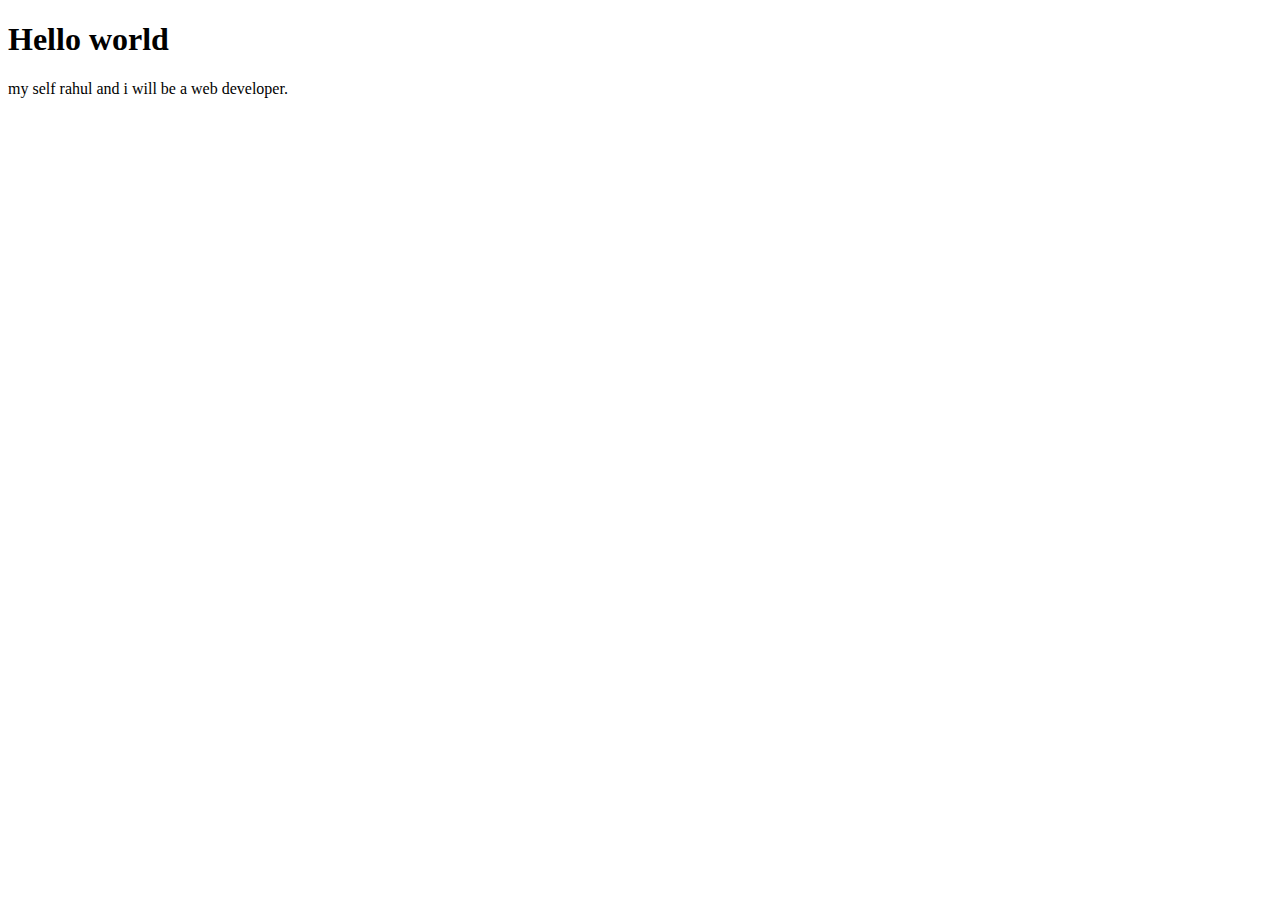
<file: OneDrive/Desktop/hitesh sir/01hello/index.html>
<!DOCTYPE html>
<html lang="en"></html>
<head>
    <meta charset="UTF-8">
    <meta http-equiv="X-UA-Compatible" content="IE=edge">
    <meta name="viewport" content="width=device-width, initial-scale=1.0">
    <title>Document</title>
</head>
<body>
    <h1>Hello world</h1>
    <p>
        my self rahul and i will be a web developer.
    </p>
</body>
</html>
</file>
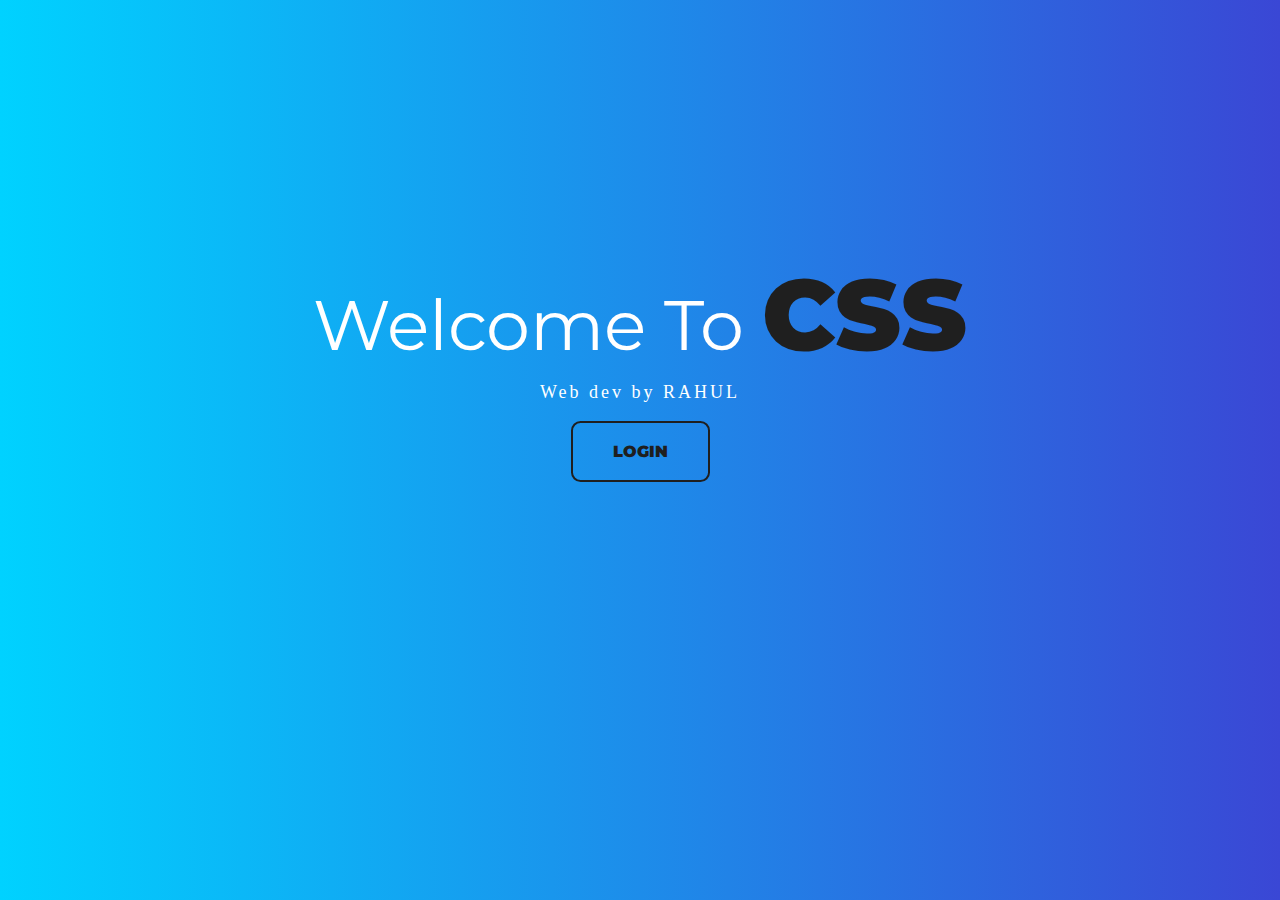
<file: OneDrive/Desktop/hitesh sir/04CSS/index.html>
<!DOCTYPE html>
<html lang="en">
<head>
    <meta charset="UTF-8">
    <meta http-equiv="X-UA-Compatible" content="IE=edge">
    <meta name="viewport" content="width=device-width, initial-scale=1.0">
    <title>Welcome to CSS</title>
    <link rel="stylesheet" href="./style.css">
</head>
<body>
    <h1>Welcome To <span>CSS</span></h1>
    <p>Web dev by RAHUL</p>
    <button class="btn lco">Login</button>
</body>
</html>
</file>
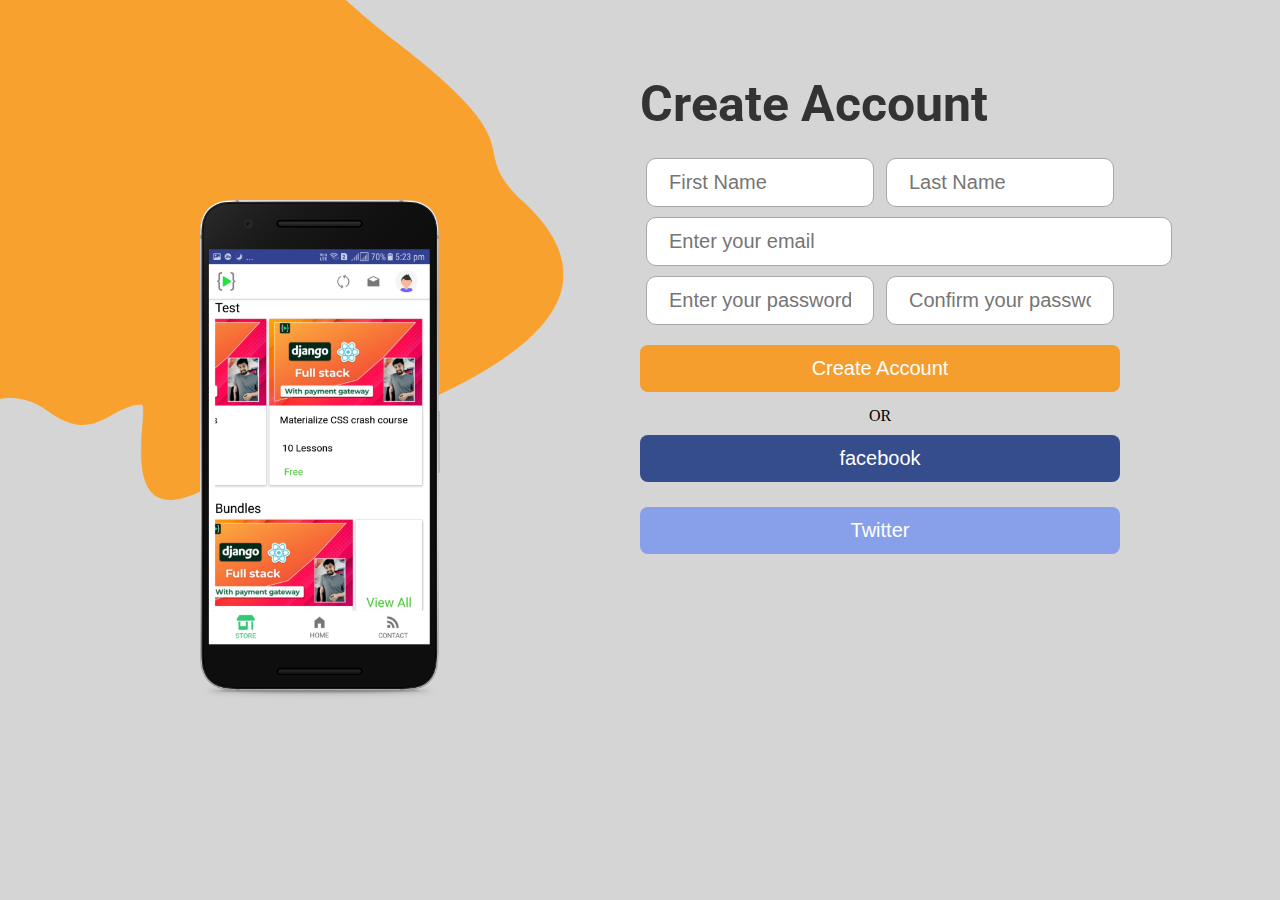
<file: OneDrive/Desktop/hitesh sir/07registration/index.html>
<!DOCTYPE html>
<html lang="en">
<head>
    <meta charset="UTF-8">
    <meta http-equiv="X-UA-Compatible" content="IE=edge">
    <meta name="viewport" content="width=device-width, initial-scale=1.0">
    <title>Registration Page</title>
    <link rel="stylesheet" href="./index.css">
</head>
<body>
    <main>
        <section class="flex">
            <img src="./images/yellow patch.png" alt="yellow patch" class="yellow" >
            <img src="./images/mobile png.png" alt="mockup" class="mockup">
        </section>
        <section class="flex form-section flex-column">
            <h1 class="form-header">Create Account</h1>
                <form action="#" method="post" class="form">
                    <div class="row">
                        <input type="text" placeholder="First Name" class="form-input">
                        <input type="text" placeholder="Last Name" class="form-imput">
                    </div>
                    <input type="email" placeholder="Enter your email" class="form-input em" >                        
                    <div class="row">
                        <input type="password" placeholder="Enter your password" class="form-input">
                        <input type="text" placeholder="Confirm your password" class="form-imput">
                    </div>
                    <button class="btn btn-submit">Create Account</button>
                </form>
                <div class="flex flex-column">
                    <div class="divider">OR</div>
                    <button class="btn btn-facebook">facebook</button>
                    <button class="btn btn-twitter">Twitter</button>
                </div>

        </section>
    </main>
</body>
</html>
</file>
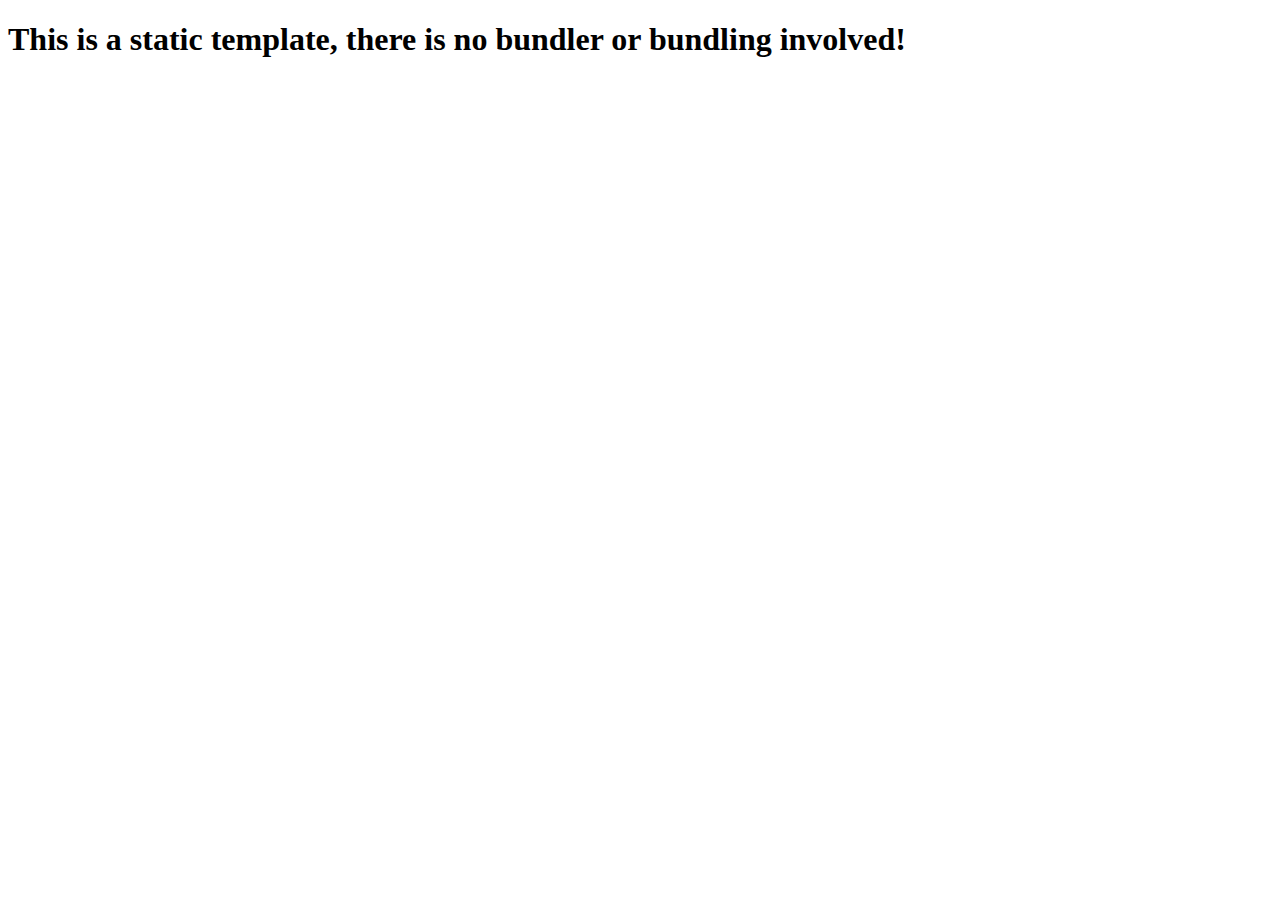
<file: OneDrive/Desktop/hitesh sir/css-challenges/index.html>
<!DOCTYPE html>
<html lang="en">
  <head>
    <meta charset="UTF-8">
    <meta name="viewport" content="width=device-width, initial-scale=1.0">
    <meta http-equiv="X-UA-Compatible" content="ie=edge">
    <title>Static Template</title>
  </head>
  <body>
    <h1>This is a static template, there is no bundler or bundling involved!</h1>
  </body>
</html>
</file>
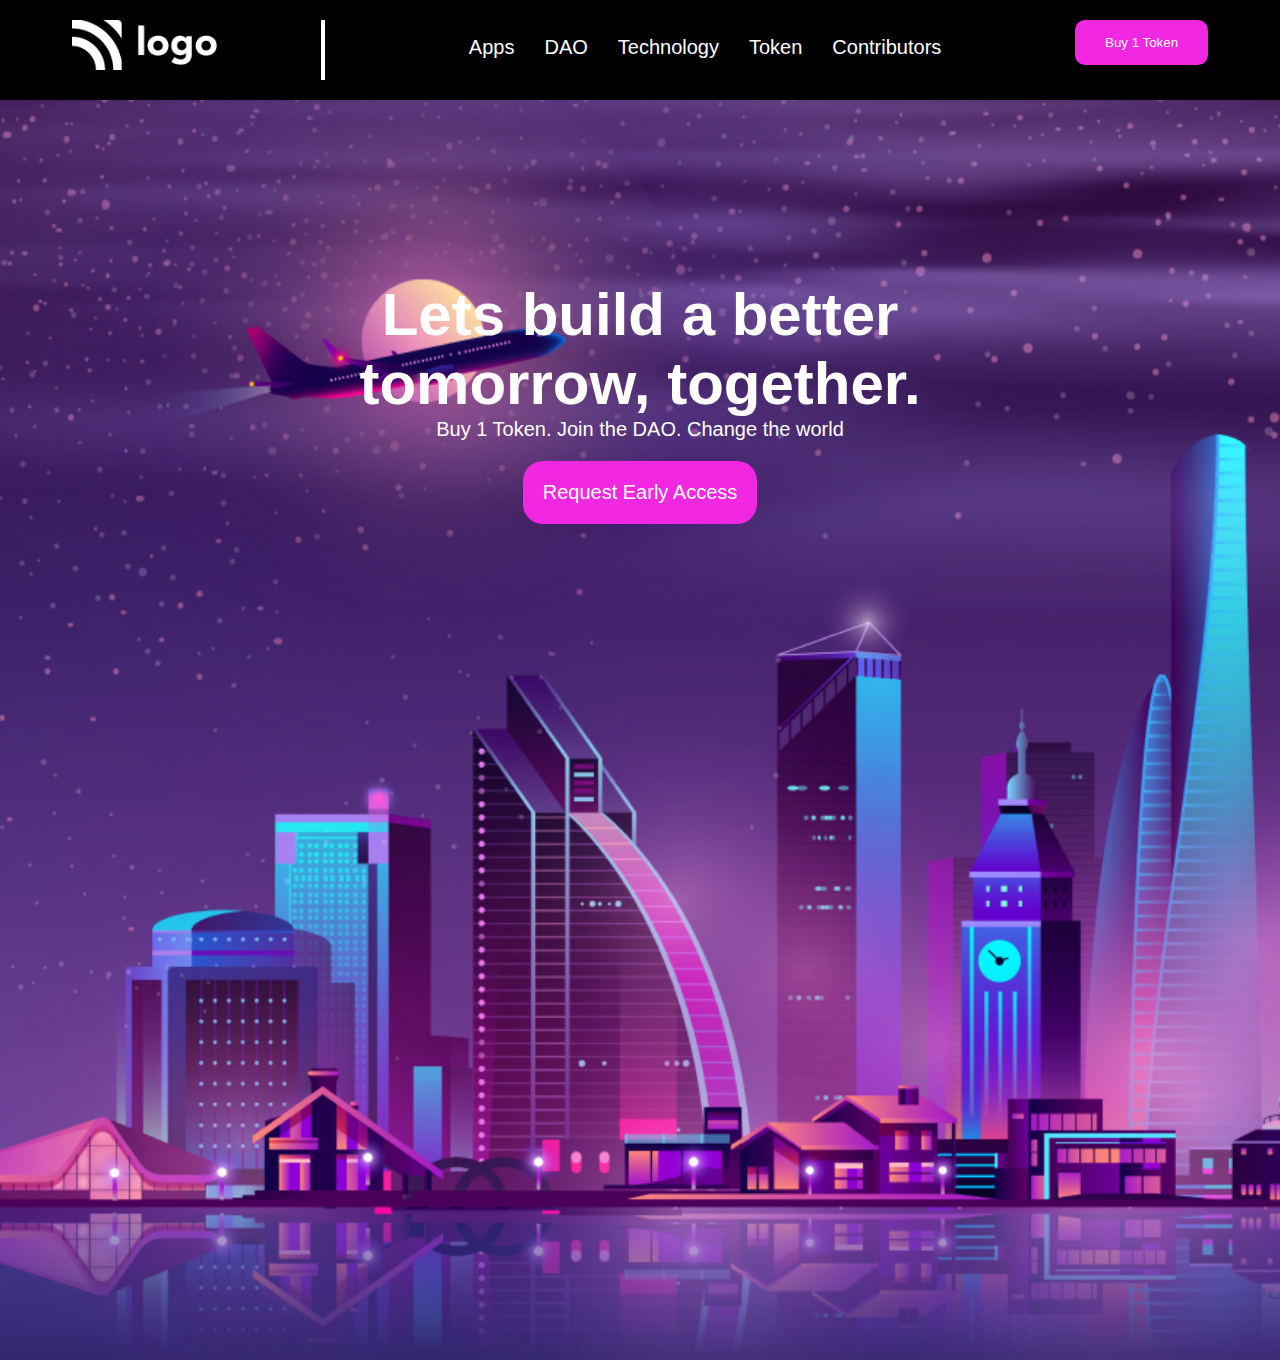
<file: OneDrive/Desktop/hitesh sir/live-class-project-5/index.html>
<!DOCTYPE html>
<html lang="en">
  <head>
    <meta charset="UTF-8" />
    <meta http-equiv="X-UA-Compatible" content="IE=edge" />
    <meta name="viewport" content="width=device-width, initial-scale=1.0" />
    <link rel="stylesheet" href="style.css" />
    <link rel="preconnect" href="https://fonts.googleapis.com" />
    <link rel="preconnect" href="https://fonts.gstatic.com" crossorigin />
    <link
      href="https://fonts.googleapis.com/css2?family=Poppins:wght@200;300;400;500;600;700;800&display=swap"
      rel="stylesheet"
    />
    <link rel="preconnect" href="https://fonts.googleapis.com" />
    <link rel="preconnect" href="https://fonts.gstatic.com" crossorigin />
    <link
      href="https://fonts.googleapis.com/css2?family=Montserrat:wght@600;700;800&display=swap"
      rel="stylesheet"
    />

    <title>Document</title>
  </head>
  <body>
    <div class="container">
      <section aria-label="navbar">
        <nav class="navbar">
          <div>
            <img src="./assets/white-logo.png" alt="logo" class="logo" />
          </div>
          <div class="line"></div>
          <div class="grow-list">
            <ul class="list">
              <li class="list-item">Apps</li>
              <li class="list-item">DAO</li>
              <li class="list-item">Technology</li>
              <li class="list-item">Token</li>
              <li class="list-item">Contributors</li>
            </ul>
          </div>
          <div>
            <button class="button-small">Buy 1 Token</button>
          </div>
        </nav>
      </section>
      <!-- Hero Section -->
      <section aria-label="hero">
        <div class="hero">
          <h1 class="hero-heading">Lets build a better <br> tomorrow, together.</h1>
          <p class="hero-description">
            Buy 1 Token. Join the DAO. Change the world
          </p>
          <button class="button-large">Request Early Access</button>
        </div>
      </section>
    </div>
  </body>
</html>
</file>
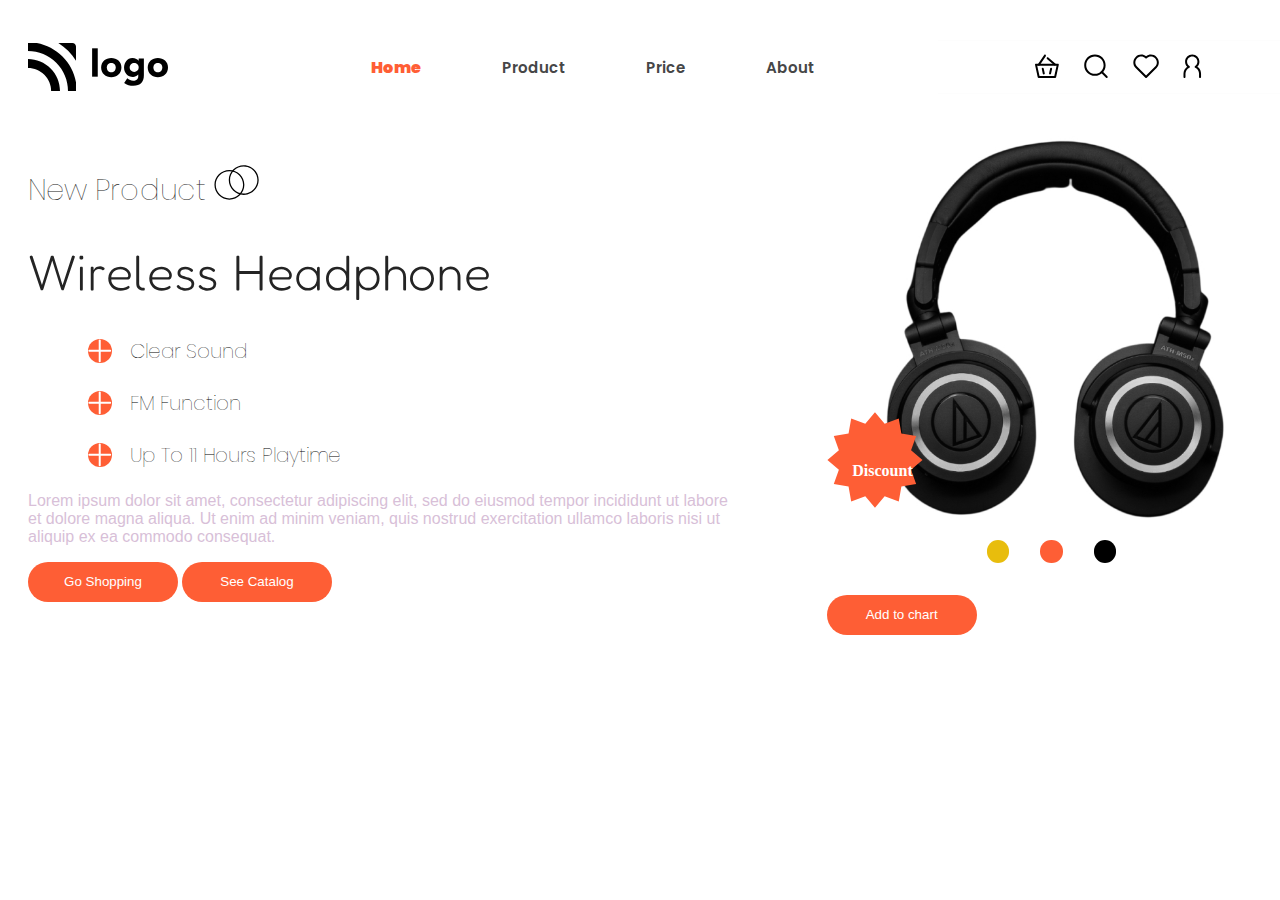
<file: OneDrive/Desktop/hitesh sir/live-class-project-7/index.html>
<!DOCTYPE html>
<html lang="en">
  <head>
    <meta charset="UTF-8" />
    <meta http-equiv="X-UA-Compatible" content="IE=edge" />
    <meta name="viewport" content="width=device-width, initial-scale=1.0" />
    <link rel="stylesheet" href="css/index.css" />
    <link rel="preconnect" href="https://fonts.googleapis.com" />
    <link rel="preconnect" href="https://fonts.gstatic.com" crossorigin />
    <link
      href="https://fonts.googleapis.com/css2?family=Fredoka+One&family=Poppins&display=swap"
      rel="stylesheet"
    />
    <title>Product Home Page</title>
  </head>
  <body>
    <nav>
      <img src="./images/logo.svg" alt="logo" />
      <div class="nav-items">
        <h5 class="nav-item active-item">Home</h5>
        <h5 class="nav-item">Product</h5>
        <h5 class="nav-item">Price</h5>
        <h5 class="nav-item">About</h5>
      </div>
      <img src="./images/actions.svg" alt="actions" />
    </nav>
    <div class="intro-section">
      <div class="left-section">
        <h3>
          New Product
          <img src="./images/circles.svg" alt="circles" />
        </h3>
        <h1>Wireless Headphone</h1>
        <div class="sub-headlines">
          <h5 class="sub-headline">
            <img src="./images/plus.svg" alt="plus" /> Clear Sound
          </h5>
          <h5 class="sub-headline">
            <img src="./images/plus.svg" alt="plus" /> FM Function
          </h5>
          <h5 class="sub-headline">
            <img src="./images/plus.svg" alt="plus" /> Up To 11 Hours Playtime
          </h5>
        </div>
        <p class="text">
          Lorem ipsum dolor sit amet, consectetur adipiscing elit, sed do
          eiusmod tempor incididunt ut labore et dolore magna aliqua. Ut enim ad
          minim veniam, quis nostrud exercitation ullamco laboris nisi ut
          aliquip ex ea commodo consequat.
        </p>
        <div class="action-btns">
          <button class="action-btn">Go Shopping</button>
          <button class="action-btn">See Catalog</button>
        </div>
      </div> 
      <div class="right-section">
        <div class="headphone-div">
          <img src="./images/discount.svg" alt="discount" class="discount" />
          <div class="discount-content">
            <h4>Discount</h4>
            <h1>50%</h1>
          </div>
          <img src="./images/headphones.jpg" alt="headphone" />
        </div>
        <div class="dots">
          <div class="dot yellow-dot"></div>
          <div class="dot tomato-dot"></div>
          <div class="dot black-dot"></div>
        </div>
        <button class="action-btn">Add to chart</button>
      </div>
    </div>
  </body>
</html>
</file>
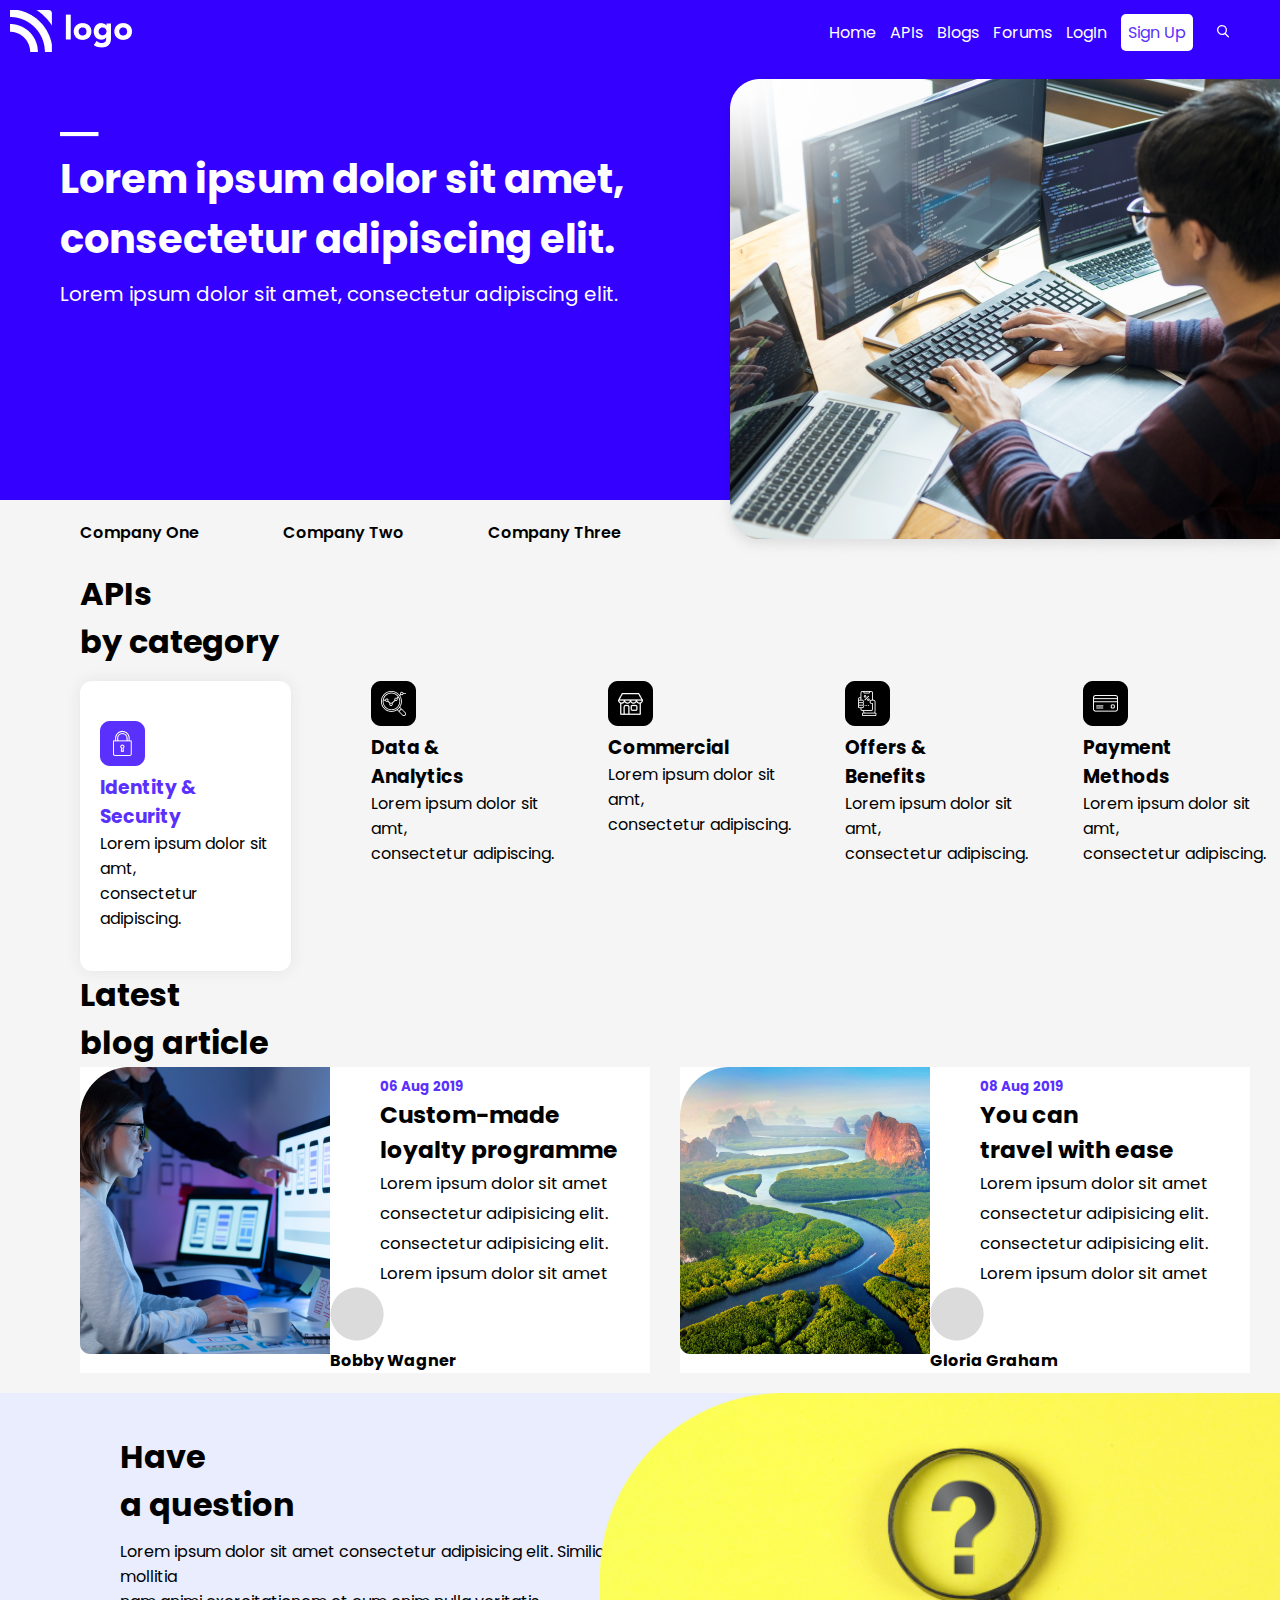
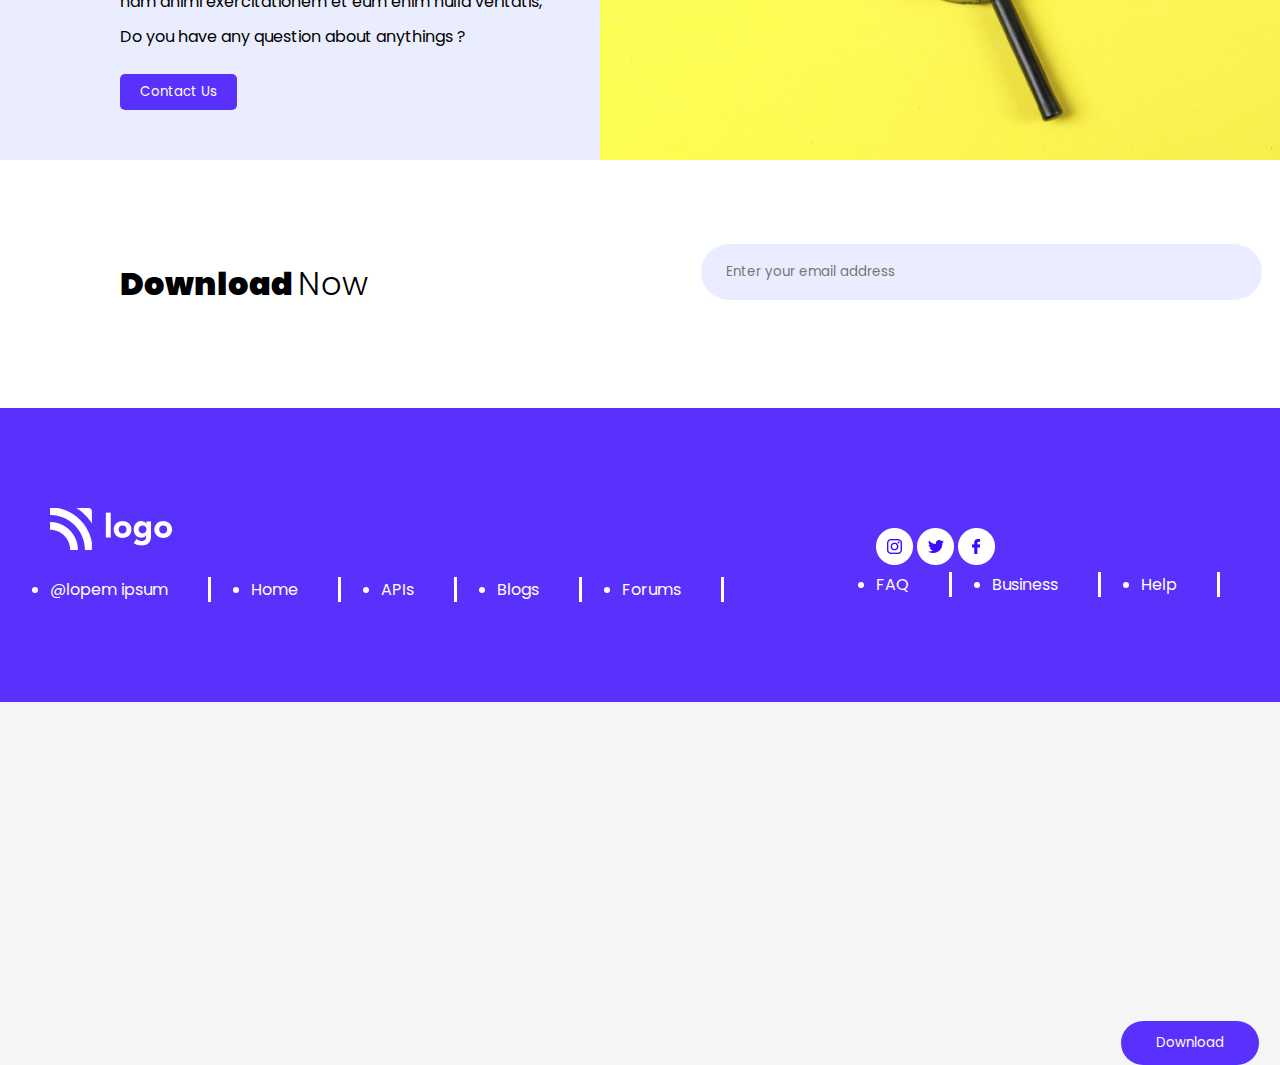
<file: OneDrive/Desktop/hitesh sir/live-class-project-9/index.html>
<!DOCTYPE html>
<html lang="en">
<head>
    <meta charset="UTF-8">
    <meta http-equiv="X-UA-Compatible" content="IE=edge">
    <meta name="viewport" content="width=device-width, initial-scale=1.0">
    <title>Developer Landing Page</title>
    <link rel="stylesheet" href="style.css">
</head>
<body>
    <!-- Header Starts -->
    <header>
        <!-- Navigation Bar Starts -->
        <nav>
            <!-- Navigation items Starts -->
            <a class="nav-item">Home</a>
            <a class="nav-item">APIs</a>
            <a class="nav-item">Blogs</a>
            <a class="nav-item">Forums</a>
            <a class="nav-item">LogIn</a>
            <a class="nav-item-active">Sign Up</a>
            <svg class="nav-item" width="13" height="13" viewBox="0 0 13 13" fill="none" xmlns="http://www.w3.org/2000/svg">
            <path fill-rule="evenodd" clip-rule="evenodd" d="M8.85903 8.24401L11.816 11.321L11.815 11.322C11.991 11.4877 12.0614 11.7369 11.9982 11.9703C11.9349 12.2036 11.7483 12.3831 11.5127 12.4372C11.2771 12.4914 11.0308 12.4113 10.872 12.229L7.89103 9.12901C7.04998 9.72236 6.04531 10.0397 5.01603 10.037C2.66419 10.0372 0.627975 8.40344 0.118589 6.10743C-0.390797 3.81142 0.763438 1.46979 2.89472 0.475412C5.02599 -0.518963 7.56198 0.100953 8.99418 1.96641C10.4264 3.83187 10.3702 6.44192 8.85903 8.24401ZM8.44412 3.59725C7.86941 2.21135 6.51636 1.3082 5.01603 1.30901C2.9693 1.31231 1.31123 2.97128 1.30903 5.01801C1.30903 6.51834 2.21291 7.8709 3.59912 8.44487C4.98532 9.01883 6.58078 8.70114 7.64139 7.63996C8.702 6.57878 9.01883 4.98314 8.44412 3.59725Z" fill="white"/>
            </svg>
        </nav>

        <!-- LOGO -->
        <div >
            <img class="logo" src="./images/Logo.png" >
        </div>

        <!-- Text -->
        <div class="header-text">
            <img src="./images/Rectangle_12.png">
            <h2>
                Lorem ipsum dolor sit amet, <br>consectetur adipiscing elit.
            </h2>
            <p>
                Lorem ipsum dolor sit amet, consectetur adipiscing elit.
            </p>
        </div>

        <!-- Image -->
        <div>
            <img class="header-image" src="./images/IMAGE HERE.png">
        </div>
    </header>
    <!-- Companies -->
    <div class="companies">
        <a href="#" class="company-items">Company One</a>
        <a href="#" class="company-items">Company Two</a>
        <a href="#" class="company-items">Company Three</a>
    </div>

    <!-- API Section -->
    <div class="api">
        <h1 class="api-heading">APIs <br> by category</h1>
    <!-- Cards -->
        <div class="cards">
            <!-- Card 01 -->
            <div class="card-active">
                <img class="card-logo" src="./images/Group 97.png">
                <h3 class="card-head-active">Identity & <br> Security</h3>
                <p class="card-body">Lorem ipsum dolor sit amt, <br> consectetur adipiscing.</p>
            </div>
            <!-- Card 02 -->
            <div class="card">
                <img class="card-logo" src="./images/Group 98.png">
                <h3 class="card-head">Data & <br> Analytics</h3>
                <p class="card-body">Lorem ipsum dolor sit amt, <br> consectetur adipiscing.</p>
            </div>
            <!-- Card 03 -->
            <div class="card">
                <img class="card-logo" src="./images/Group 99.png">
                <h3 class="card-head">Commercial</h3>
                <p class="card-body">Lorem ipsum dolor sit amt, <br> consectetur adipiscing.</p>
            </div>
            <!-- Card 04 -->
            <div class="card">
                <img class="card-logo" src="./images/Group 100.png">
                <h3 class="card-head">Offers & <br> Benefits</h3>
                <p class="card-body">Lorem ipsum dolor sit amt, <br> consectetur adipiscing.</p>
            </div>
            <!-- Card 05 -->
            <div class="card">
                <img class="card-logo" src="./images/Group 101.png">
                <h3 class="card-head">Payment <br> Methods</h3>
                <p class="card-body">Lorem ipsum dolor sit amt, <br> consectetur adipiscing.</p>
            </div>

        </div>        
    </div>

    <!-- Blog section -->
    
    <div class="blog-heading">
            <h1>Latest <br> blog article</h1>
    </div>
        <!-- Blogs -->
    <div class="blog-cards">
            <!-- Blog card 01 -->
        <div class="blog-card">
                <div class="blog-image">
                    <img src="./images/Rectangle.png" alt="" >
                </div>
                <div class="blog-content">
                    <h6 >06 Aug 2019</h6>
                    <h3 >Custom-made <br> loyalty programme</h3>
                    <small>Lorem ipsum dolor sit amet <br>consectetur adipisicing elit. <br> consectetur adipisicing elit. <br>Lorem ipsum dolor sit amet</small>
                </div>
                <div class="blog-bottom">
                    <img class="blog-card-bottom-image" src="./images/IMAGE HERE (2).png" alt="">
                </div>
                <div class="blog-author">
                    <b class="blog-author">Bobby Wagner</b>
                </div>
                
            </div>

            <!-- Blog card 02 -->

            <div class="blog-card">
                <div class="blog-image">
                    <img src="./images/Rectangle Copy.png" alt="" >
                </div>
                <div class="blog-content">
                    <h6 >08 Aug 2019</h6>
                    <h3 >You can <br> travel with ease</h3>
                    <small>Lorem ipsum dolor sit amet <br>consectetur adipisicing elit. <br> consectetur adipisicing elit. <br>Lorem ipsum dolor sit amet</small>
                </div>
                <div class="blog-bottom">
                    <img class="blog-card-bottom-image" src="./images/IMAGE HERE (2).png" alt="">
                </div>
                <div class="blog-author">
                    <b class="blog-author">Gloria Graham</b>
                </div>
                
            </div>
        </div>

        <!-- FAQ SECTION -->
        <div class="faq-section">
            <div class="faq-content">
                <h2>Have <br> a question</h2>
                <h4>Lorem ipsum dolor sit amet consectetur adipisicing elit. Similique mollitia <br>nam animi exercitationem et eum enim nulla veritatis,</h4>
                <h4>Do you have any question about anythings ?</h4>

                <button >Contact Us</button>
            </div>
            <div class="faq-image">
                <img src="./images/Rectangle_38-2 (1).png" alt="">
            </div>
        </div>

        <!-- Download -->
        <div class="download-section">
            <div class="download-content">
                <h1>Download <span> Now</span></h1>
            </div>
            <div class="download-email">
                <form>
                    <input placeholder="Enter your email address"/>
                    <button>Download</button>
                  </form>
            </div>
        </div>

        <!-- Download -->
        <div class="footer-section">
            <div class="footer-left">
                <img class="footer-logo"src="./images/Logo.png" alt="">
                <ul class="list">
                    <li class="list-items">@lopem ipsum</li>
                    <li class="list-items">Home</li>
                    <li class="list-items">APIs</li>
                    <li class="list-items">Blogs</li>
                    <li class="list-items">Forums</li>
                </ul>
            </div>

            <div class="footer-right">
                <div class="footer-right">
                    <img class="footer-logos" src="./images/Group 102.png" alt="">
                    <img class="footer-logos" src="./images/Group 103.png" alt="">
                    <img class="footer-logos" src="./images/Group 104.png" alt="">
                </div>
                <ul class="logos-list">
                    <li class="list-items">FAQ</li>
                    <li class="list-items">Business</li>
                    <li class="list-items">Help</li>
                </ul>
            </div>
            
        </div>
</body>
</html>
</file>
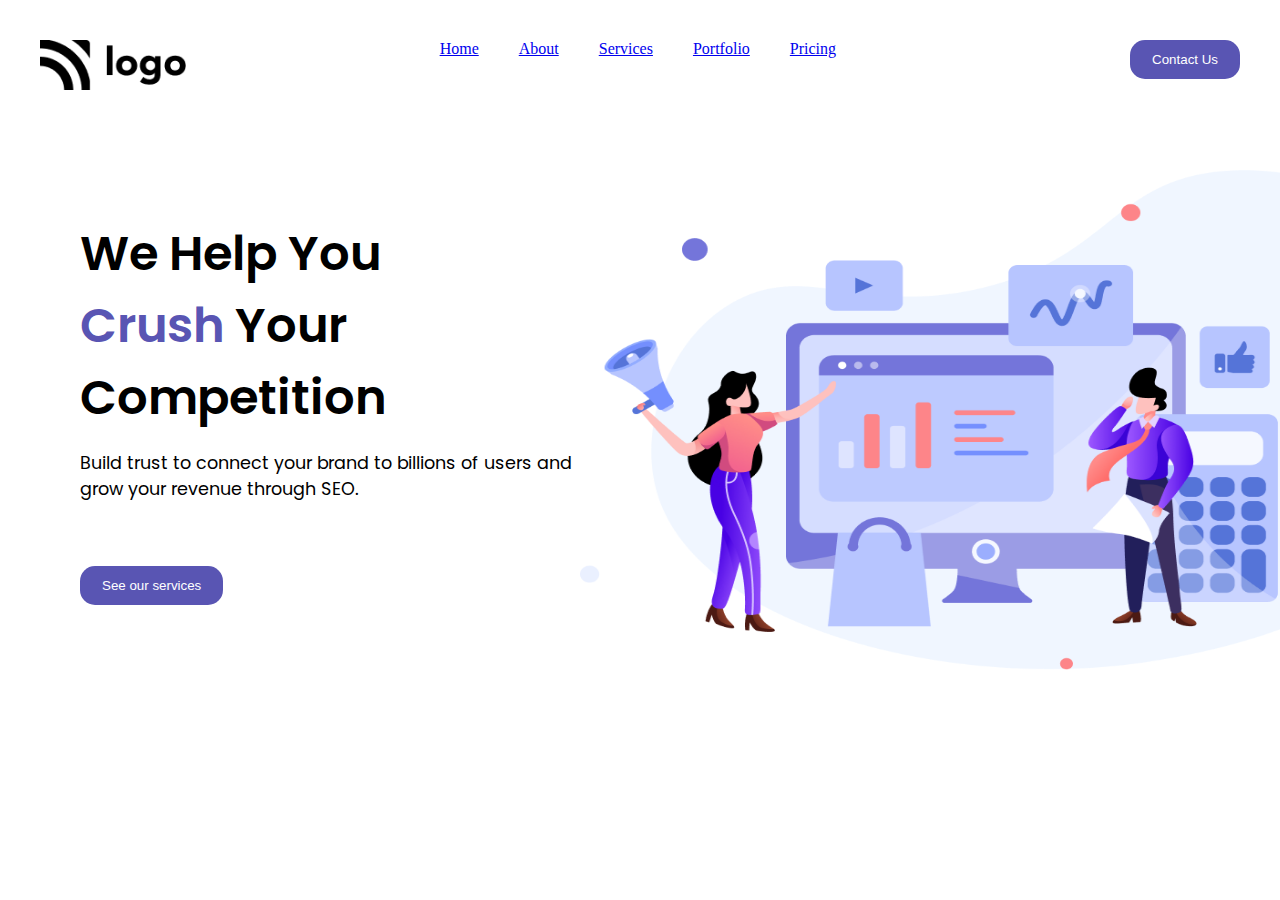
<file: OneDrive/Desktop/hitesh sir/project-4/index.html>
<!DOCTYPE html>
<html lang="en">
  <head>
    <meta charset="UTF-8" />
    <meta http-equiv="X-UA-Compatible" content="IE=edge" />
    <meta name="viewport" content="width=device-width, initial-scale=1.0" />
    <!-- stylesheet -->
    <link rel="stylesheet" href="style.css" />
    <!-- Font -->
    <link rel="preconnect" href="https://fonts.googleapis.com" />
    <link rel="preconnect" href="https://fonts.gstatic.com" crossorigin />
    <link
      href="https://fonts.googleapis.com/css2?family=Poppins:wght@200;300;400;500;600;700;800&display=swap"
      rel="stylesheet"
    />
    <title>Document</title>
  </head>
  <body>
    <div class="container">
      <section aria-label="navbar">
        <nav class="navbar-container">
          <div>
            <img src="./assets/Logo.png" alt="brand-logo" />
          </div>
          <div class="grow-list">
            <ul class="list">
              <li class="list-item"><a href="www.google.com" target="_blank" rel="noopener noreferrer">Home</a></li>
              <li class="list-item"><a href="http://www.facebook.com" target="_blank" rel="noopener noreferrer"> About</a></li>
              <li class="list-item"><a href="http://www.facebook.com" target="_blank" rel="noopener noreferrer"> Services</a></li>
              <li class="list-item"><a href="http://www.facebook.com" target="_blank" rel="noopener noreferrer"> Portfolio</a></li>
              <li class="list-item"><a href="http://www.facebook.com" target="_blank" rel="noopener noreferrer"> Pricing</a></li>
            </ul>
          </div>
          <div class="button-group">
            <button class="nav-button">Contact Us</button>
          </div>
        </nav>
      </section>
      <!-- Banner -->
      <section aria-label="banner">
        <div class="banner-container">
          <!-- Left text -->
          <div>
            <h1 class="heading-text">
              We Help You <br><span>Crush</span> Your <br> Competition
            </h1>
            <p class="description">
              Build trust to connect your brand to billions of users and grow
              your revenue through SEO.
            </p>
            <button class="nav-button btn">See our services</button>
          </div>
          <!-- Right Text -->
          <div>
            <img src="./assets/Header Illustration.png" alt="illustration" width="800px" height="500px"/>
          </div>
        </div>
      </section>
    </div>
  </body>
</html>
</file>
<file: OneDrive/Desktop/hitesh sir/04CSS/style.css>
@import url('https://fonts.googleapis.com/css2?family=Montserrat:wght@400;900&display=swap');

body{
    background: linear-gradient(90deg, #00d2ff 0%, #3a47d5 100%);
    color: #ffffff;
}
h1{
    font-size: 70px;
    text-align: center;
    margin-top: 20%;
    font-family: Montserrat;
    font-weight: 400;
}
span{
    color: #1f1f1f;
    font-size: 100px;
    font-weight: 900;
}
p{
    text-align: center;
    margin-top: -40px;
    font-size: 18px;
    letter-spacing: 3px;

}
button{
    margin: auto;
    display: block;
}
.btn{
    background-color: transparent;
    border: 2px solid #1f1f1f;
    border-radius: 0.6em;
    color : #1f1f1f;
    font-size: 1rem;
    font-weight: 400;
    padding: 1.2em 2.5em;
    cursor: grab;
    text-align: center;
    text-transform: uppercase;
    font-family: "Montserrat";
    font-weight: 900;
}
.btn:hover{
    color :#ffffff;
    outline: 0;
}
.lco{
    transition: box-shadow 300ms ease-in-out , color 300ms ease-in-out;
}
.lco:hover{
    box-shadow: 0 0 40px 40px #1f1f1f inset;
}
</file>
<file: OneDrive/Desktop/hitesh sir/07registration/index.css>
@import url('https://fonts.googleapis.com/css2?family=Roboto:wght@300;700&display=swap');
*{
    margin: 0px;
    padding: 0px;
    outline: 0px;
}
body{
    background-color: #d5d5d5;
    height: 100vh;
    font-family: 'Roboto' sans-serif;
}
main{
    display: grid;
    grid-template-columns: 1fr 1fr;
    position: relative;
    height: 100%;
}
.flex{
    width: 100%;
    display: flex;
    justify-content: center;
    align-items: center;
}
.yellow {
    position: absolute;
    height: 500px;
    top: 0;
    left: 0;
    z-index: -1;
}
.mockup {
    height: 500px;
}
.form{
    width: 100%;
}
.flex-column{
    flex-direction: column;
}
.form-section{
    justify-content: flex-start;
    align-items: flex-start;
    margin-top: 50px;
    width: 75%;
}
.form-section h1{
    color: #343333;
    margin: 25px 0;
    font-size: 50px;
    font-family: 'Roboto';
    text-transform: capitalize;
}
input{
    font-size: 20px ;
    padding: 12px 22px;
    border-radius: 10px;
    margin-bottom: 15px;
    border: 1px solid #a7a7a7;
    width: 100%;
    margin: 0 6px 10px 6px;
}
.row{
    display: flex;
    flex-direction: row;
    justify-content: space-between;
}

.btn{
    width: 100%;
    padding: 12px 0;
    font-size: 20px;
    color: #FFFFFF;
    border: none;
    background-color: #f59e2e;
    outline: none;
    margin-bottom: 15px;
    border-radius: 8px;
    margin-top: 10px;
}
.btn:hover{
    background-color: #1d1d1d;
}
.btn-facebook{
    background-color: #354c8d;
}
.btn-twitter{
    background-color: #889fe9;
}
@media screen and (max-width:600px) {
    .form-section{
        padding: 20px 30px;

    }
    .row{
        flex-direction: column;
    }
    .mockup{
        display: none;
    }
    .main{
        display: grid;
        grid-template-columns: -1fr ;
        position: relative;
        height: 100%;
        width: 100%;
        align-items: center;
    }
    .flex{
        width: 100%;
        /* display: flex;
        flex: 0;
        justify-content: center;
        align-items: center; */
        margin: 1px 1px;
        padding: 1px 1px;
    }
    .yellow {
        position: absolute;
        height: 300px;
        top: 0;
        left: 0;
        z-index: -1;
    }
}
</file>
<file: OneDrive/Desktop/hitesh sir/live-class-project-5/style.css>
body{
    margin: 0 0;
    padding: 0 0;
    height: 100vh;
}
.navbar{
    background-color: #000000;
    color: white;
    display: flex;
    flex-direction: row;
    justify-content:space-around ;
    padding: 20px;
    font-family: sans-serif;
}
.logo{
    display: inline;
    height: 50px;
    padding: 0 0;
    margin: 0 0;
}
.line{
    border-left: 4px solid #ffffff;
    height: 60px;
    padding: 0 0;
    margin: 0 0;

}
.list{
    display: flex;
    flex-direction: row;
    float: left;
    justify-content: flex-start;
}
.list-item{
    margin-right: 30px;
    list-style-type: none;
    font-size: 20px;

}
.button-small{
    color: white;
    border: none;
    padding: 15px 30px;
    border-radius: 10px;
    background-color: #f227e1;
}
.container{
    background-image: url(./assets/bg.png);
    background-size: cover;
    width: 100%;
    height: auto;
    background-repeat: no-repeat;
    position:static;
    overflow:hidden;
}
.hero{
    text-align: center;
    padding: 20vh 20vh;
    height:100vh;
}
.hero-heading{
    font-family: sans-serif;
    font-size: 60px;
    font-weight: 800;
    color: #ffffff;
    padding: 0 0;
    margin: 0 0;
}
.hero-description{
    color: #ffffff;
    font-family: sans-serif;
    font-weight: 400;
    font-size: 20px;
    padding: 0 0;
    margin: 0 0;
}
.button-large{
    border: none;
    border-radius: 20px;
    padding: 20px;
    font-size: 20px;
    margin-top: 20px;
    background-color: #f227e1;
    color: #ffffff;
    font-family: sans-serif;
    font-weight: 300;
}
</file>
<file: OneDrive/Desktop/hitesh sir/live-class-project-7/css/index.css>
body{
    width: 1270px;
}
nav{
    display: flex;
    flex-direction: row;
    justify-content: space-between;
    padding: 20px;
    width: 100%;
}
.nav-items{
    display: flex;
    flex-direction: row;
    justify-content: space-between;
    align-items: center;
}
.nav-item{
    align-items: center;
    margin-left: 80px;
    font-family: 'Poppins';
    font-size: 15px;
    font-style: normal;
    font-weight: 600;
    text-decoration: none;
    color: #464647;
}  
h5.active-item {
    color: #ff5e35;
    font-weight:900;
    font-size: 16px;
}
.intro-section{
    display: flex;
    flex-direction:row;
    justify-content: space-between;
    padding: 10px 20px;
}
.left-section h3{
    font-size: 40px;
    font-size: 29px;
    color: #242424;
    font-family:'poppins';
    font-weight: 100;
}
.left-section h3 img{
    height: 35px;
}
.left-section h1{
    font-size: 50px;
    color: #242424;
    font-family:'Fredoka One';
    font-weight: 100;
    margin-top: 10px;
}
.sub-headlines{
    margin-top: 30px;
    margin-left: 60px;
}
.sub-headline{
    font-size: 20px;
    font-family: 'poppins';
    font-weight: 100;
    display: flex;
    align-items: center;
    margin-bottom: 22px;
    margin-top: 10px;
}
.sub-headline img{
    background-color: #ff5e35;
    border-radius: 50%;
    margin-right: 18px;
}
.text{
    font-family:sans-serif;
    color: #d8bfd8;
    width: 700px;
}
.action-btns{
    display:inline;
}
/* .action-btn{
    padding:10px 20px ;
    background-color: #ff5e35;
    border: solid;
    border-color: #ff5e35;
    border-radius: 40%;
} */
.action-btn{
    border-radius: 20px;
    height: 40px;
    width: 150px;
    background-color: #FE5E35;
    border: transparent;
    color: #ffffff;
}
.headphone-div{
    position: relative;
    padding-left: 2rem;
}
[alt="headphone"]{
    height: 25rem;
    z-index: -1;
}
.discount{
    position:absolute;
    height: 6rem;
    left:0;
    bottom: 2rem;
}
.discount-content{
    position:absolute;
    top:19rem;
    left:1.6rem;
    color: #ffffff;
}
.dots{
    display: flex;
    flex-direction: row;
    justify-content: space-between;
    align-items: center;
    width:30%;
    margin-bottom:2rem ;
    margin-left:160px;
  }

.dot{
    height: 1.4rem;
    width: 1.4rem;
    border-radius: 50%;
}

.yellow-dot{
    background-color: #E8BD0D;
}
.tomato-dot {
    background-color: #fe5e35;
}
.black-dot {
    background-color: #000;
}

.action-btn1{
    border-radius: 20px;
    height: 40px;
    width: 150px;
    background-color: #FE5E35;
    border: transparent;
    color: #ffffff;
   margin-left: 150px;
}
</file>
<file: OneDrive/Desktop/hitesh sir/live-class-project-9/style.css>
/* POPPINS FONT FAMILY */
@import url("https://fonts.googleapis.com/css2?family=Poppins&display=swap");
@import url("https://fonts.googleapis.com/css2?family=Righteous&display=swap");

* {
  font-family: "Poppins", sans-serif;
  margin: 0 0;
  padding:0 0;
}
body{
  background-color: #f5f5f5;
}
header{
  height: 500px;
  background-color: #3400ff;
}
nav{
  float: right;
  margin-right:40px;
  margin-top: 20px;
  cursor: pointer;
}
.nav-item{
  margin-right: 10px;
  color: #FFFFFF;
}
.nav-item-active{
  background-color: #FFFFFF;
  margin-right: 20px;
  padding: 7px;
  border-radius: 5px;
  color: #5a31fc;
  font-weight: 400;
}
.logo{
  margin: 10px;
}
.header-text{
  color: #FFFFFF;
  margin-left: 60px;
  float: left;
  margin-top: 50px;
}
.header-text h2 {
  font-size: 2.5rem;
  margin-top: 5px;
}

.header-text p {
  margin-top: 10px;
  font-weight: 400;
  font-size: 20px;
}
.header-image{
  float: right;
}
.companies{
  margin-top:20px;
  margin-left: 30pxpx;
}
.company-items{
  text-decoration: none;
  color: #000000;
  font-weight: 600;
  margin-left: 80px;
}
.api{
  margin-left: 80px;
  margin-top: 25px;
}
.cards{
  margin-top: 15px;
  display: flex;
  flex-direction: row;
}
.card-active{
  background-color: #FFFFFF;
  padding: 40px 20px;
  margin-right: 40px;
  border-radius: 12px;
  box-shadow: 0 0 16px rgba(49, 49, 49, 0.084);
}

.card{
  width: 20%;
  margin-left: 40px;
}
.card-head-active{
  color: #5a31fc
}
.blog-heading{
  margin-left: 80px;
}
.blog-cards{
  margin-left: 80px;
  display: flex;
  flex-direction: row;
}
.blog-card{
  width: 50%;
  background-color: #FFFFFF;
  margin-right: 30px;
}
.blog-image{
  float: left;
}
.blog-content{
  font-size: 20px;
  padding-left: 300px;
  padding-top: 10px;
}
.blog-content h6{
  color: #5a31fc
}
.faq-section{
  display: flex;
  margin-top: 20px;
  width: 100%;
  flex-direction: row;
  justify-content: space-between;
  background-color: #e9edfd;
}
.faq-content {
  margin-left: 60px;
  padding: 25px 10px;
  padding: 40px 60px;
}

.faq-content h2 {
  font-size: 2rem;
}

.faq-content h5 {
  margin-top: 20px;
}

.faq-content h4 {
  margin-top: 30px;
  font-weight: 400;
  margin-top: 10px;
}

.faq-content button {
  margin-top: 25px;
  padding: 8px 20px;
  border-radius: 5px;
  border: none;
  background-color: #5a31fc;
  color: #fff;
}

.faq-image img {
  width: 120%;
  float: right;
  height: fit-content;
}
.faq-image {
  align-self: flex-end;
}

.download-section {
  width: 100%;
  float: left;
  background-color: #fff;
  display: flex;
  flex-direction: row;
  justify-content: space-between;
  align-items: center;
  padding: 100px 60px;
}

.download-content h1{
  font-weight: 900;
} 
.download-content {
  width: 40%;
  float: left;
  margin-left: 60px;
}

.download-content h1 span{
  font-weight: 300;
}
.download-email {
  width: 50%;
  float: left;
  margin-left: 70px;
  margin-top: -25px;
}

.download-email input {
  width: 80%;
  padding: 18px 25px;
  background-color: #e9edff;
  color: #000;
  border: none;
  border-radius: 28px;
}
.download-email button {
  position: absolute;
  left: 87.6%;
  border-radius: 25px;
  padding: 12px 35px;
  top: 291.2%;
  background-color: #5a31fc;
  color: #fff;
  border: none;
}
.footer-section{
  display: flex;
  padding: 40px 20px;
  margin-top: 0px;
  background-color: #5a31fc;
  flex-direction: row;
  justify-content: space-between;
}
.footer-left{
  padding:60px 30px;
}
.list{
  color: #FFFFFF;
  display: flex;
  flex-direction: row;
  justify-content: space-between;
  padding-top: 20px;
}
.list-items{
  text-decoration: none;
  text-decoration-style: none;
  margin-right: 40px;
  border-right: solid #fff;
  padding-right: 40px;
}
.footer-right{
  /* padding:60px 30px; */
  padding-top: 40px;
  color: #FFFFFF;
}
.logos-list{
  display: flex;
  flex-direction:row;
  justify-content:space-between;
}
</file>
<file: OneDrive/Desktop/hitesh sir/project-4/style.css>
* {
    margin: 0;
    padding: 0;
  }
body {
    overflow: hidden;
    font-family: "Poppins", Arial, Helvetica, sans-serif;
}

.navbar-container{
    display: flex;
    flex-direction: row;
    justify-content: space-between;
    padding: 40px 40px;
    height: 10vh;
}
.navbar-container div img{
    width: 100%;
    height: 50px;
}
.grow-list{
    display: flex;
    flex-direction: row;
    text-decoration: none;
    font-style: none;
    font-family: Normal;
    /* justify-content: flex-start; */
}
.list{
    display: flex;
    flex-direction: row;
    list-style-type: none;
    justify-content: center;
}
.list-item{
    margin-right: 40px;
}
.button-group{
    justify-content: center;
}
.nav-button{
    border: solid 2px;
    background-color: #5955b3;
    border-color: transparent;
    border-radius: 15px;
    padding: 10px 20px;
    color: #FFFFFF;
}
/* .banner-container{
    display: flex;
    flex-direction: row;
    justify-content:flex-start;
    font-family: normal;
} */
.banner-container {
    margin: 0 0 0 5em;
    display: flex;
    flex: 2;

}
.heading-text {
    margin-top: 3rem;
    font-size: 3rem;
    font-weight: 600;
}
  
.heading-text span {
    color: #5955b3;
}
  
.description {
    width: 500px;
    font-size: 1.1rem;
    margin: 1rem 0 4rem;
}
</file>
